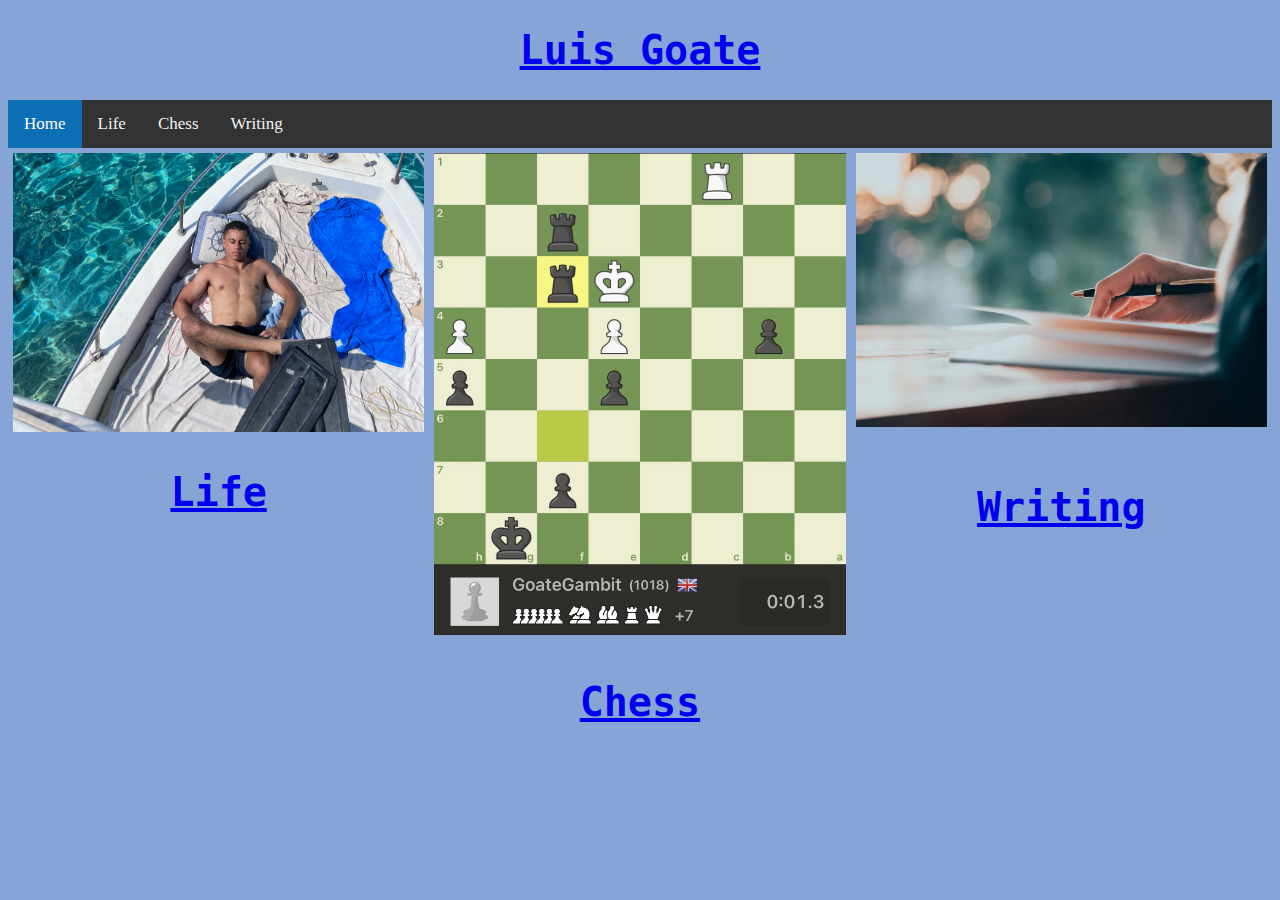
<file: index.html>
<!DOCTYPE html>

<html>
    <link rel="stylesheet" href="index.css"/>
<head>
    <h1><a href="./index.html">Luis Goate</a></h1>
</head>

<div class="topnav">
  <a class="active" href="./index.html">Home</a>
  <a href="./life.html">Life</a>
  <a href="./chess.html">Chess</a>
  <a href="./writing.html">Writing</a>
</div>

<body>
    <div class="rowindex">
        <div class="columnindex">
          <a href='https://louigee.github.io/./life.html'><img src="Images/Background.jpeg" class ="image1" alt="Boy on Boat" style="width:100%"/></a>
          <h2><a href='https://louigee.github.io/./life.html'>Life</a> </h2>
        </div>
        <div class="columnindex">
          <a href='https://louigee.github.io/./chess.html'><img src="Images/Chess.jpeg" class = "image2" alt="Chess" style="width:100%"/></a>
          <h3><a href='https://louigee.github.io/./chess.html'>Chess</a> </h3>
        </div>
        <div class="columnindex">
          <a href='https://louigee.github.io/./writing.html'><img src="Images/Writing.png" class = "image3" alt="Writing" style="width:100%"/></a>
          <h4><a href='https://louigee.github.io/./writing.html'>Writing</a> </h4>
        </div>
      </div>   
</body>

</html>
</file>
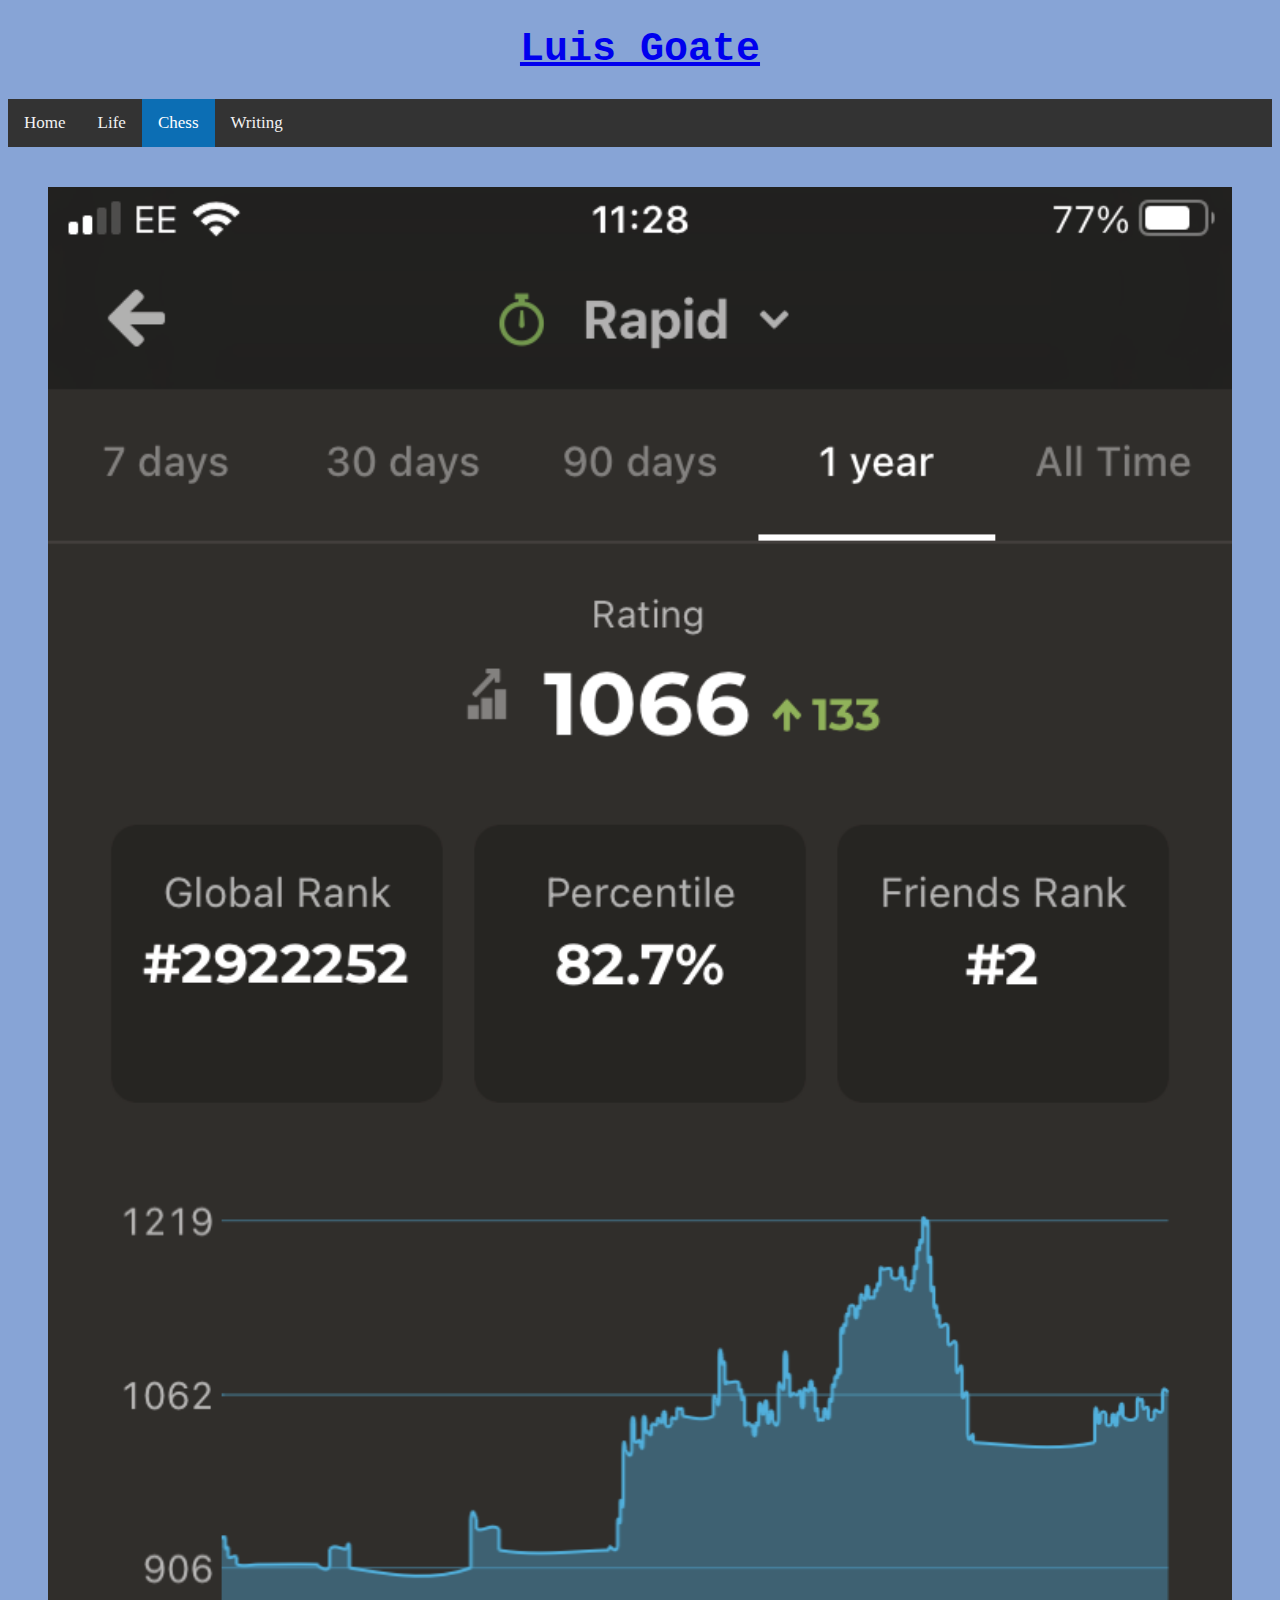
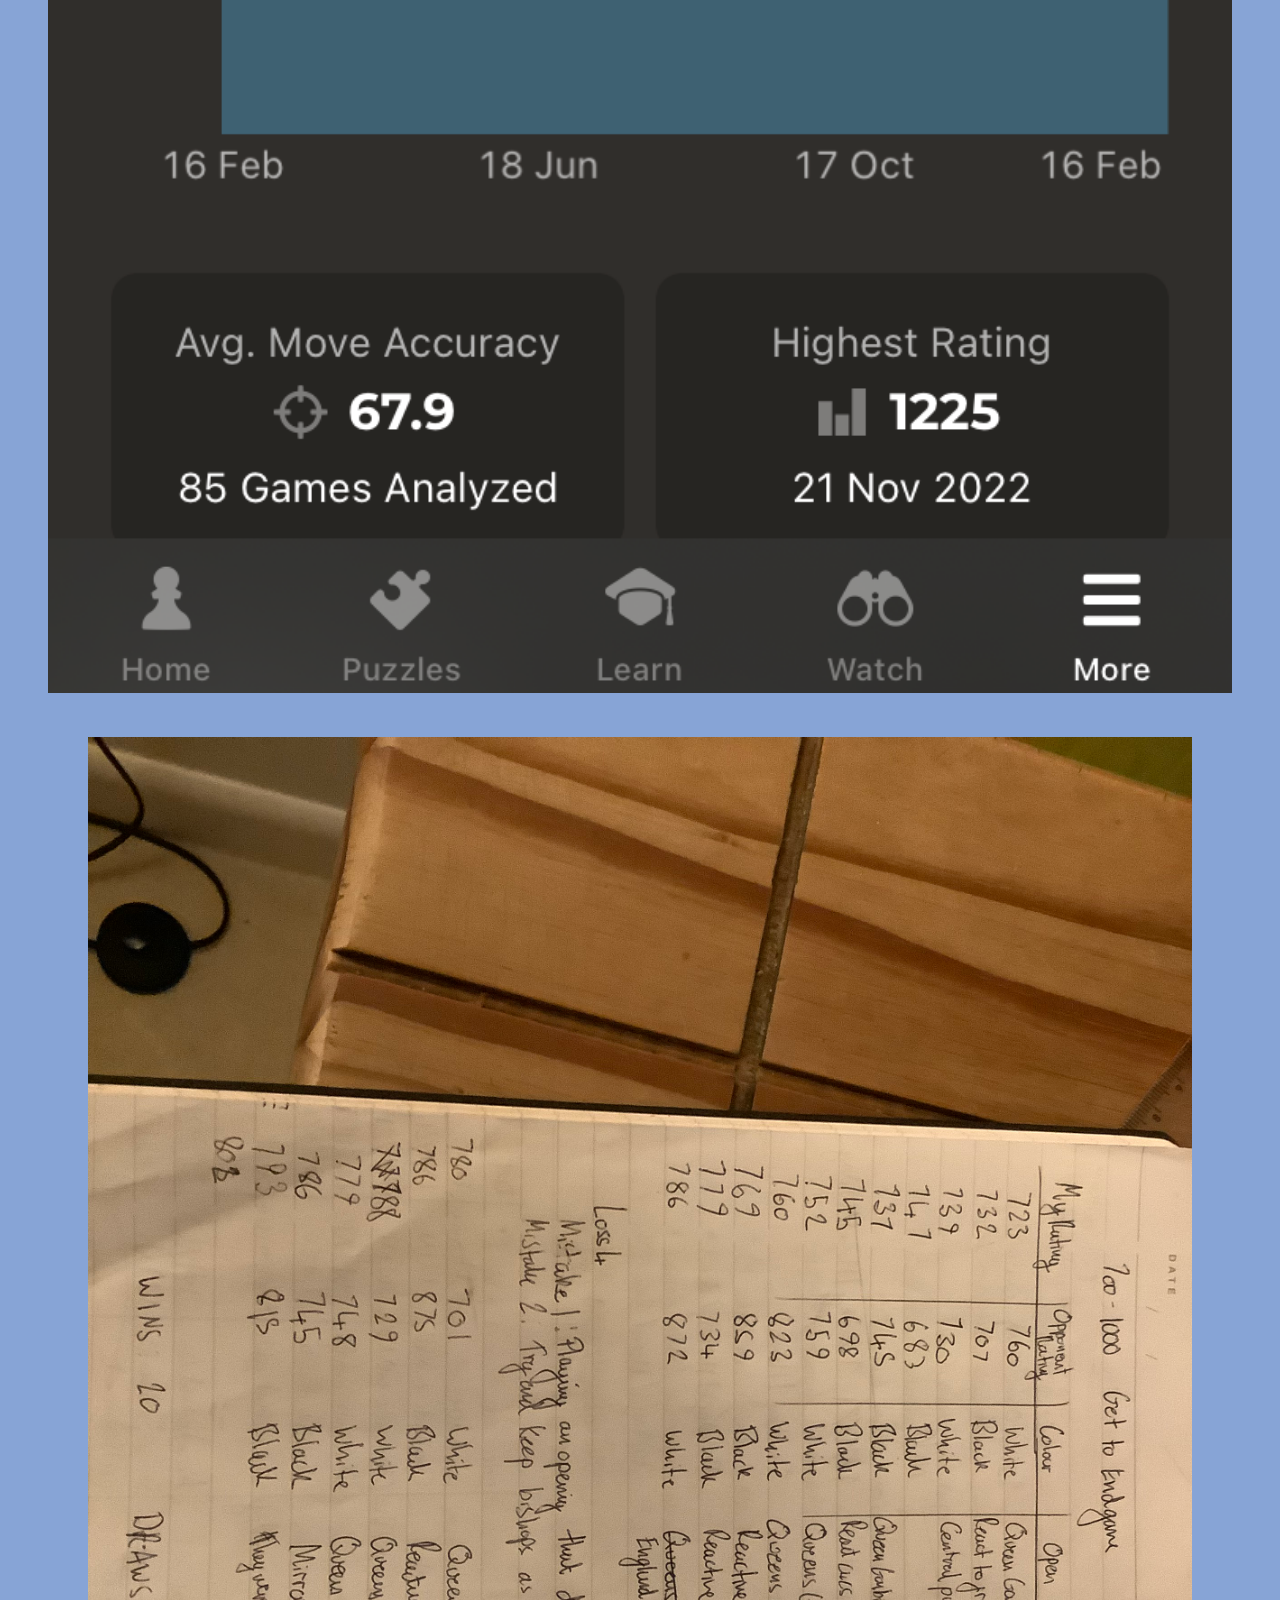
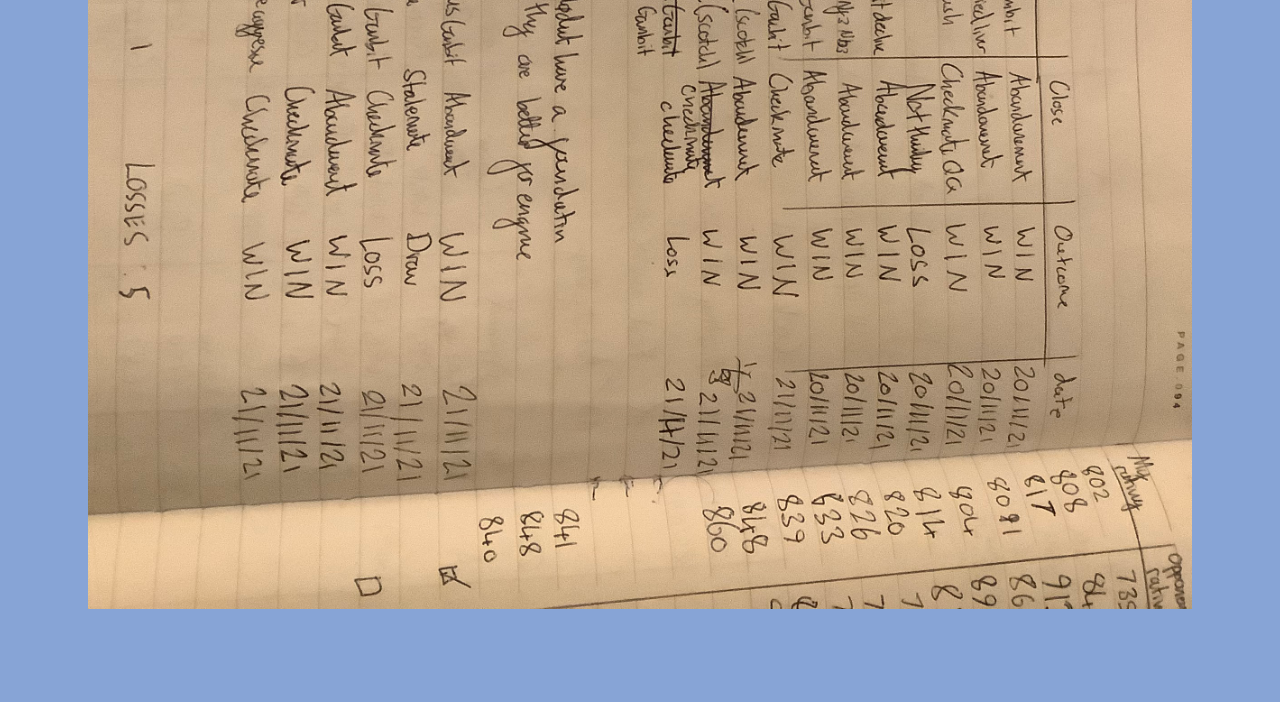
<file: chess.html>
<!DOCTYPE html>
<html>
    <link rel="stylesheet" href="chess.css"/>   
<head>
    <h1><a href="./index.html">Luis Goate</a></h1>
</head>

<div class="topnav">
  <a href="./index.html">Home</a>
  <a href="./life.html">Life</a>
  <a class="active" href="./chess.html">Chess</a>
  <a href="./writing.html">Writing</a>
</div>

<body>
    <div class="Chess2">
        <img src="Images/Chess2.PNG"  alt="Chess Progress" style="width:100%"/>
    <div class="Chess3">
        <img src="Images/Chess3.jpeg"  alt="Chess Progress" style="width:100%"/>
</body>

</html>
</file>
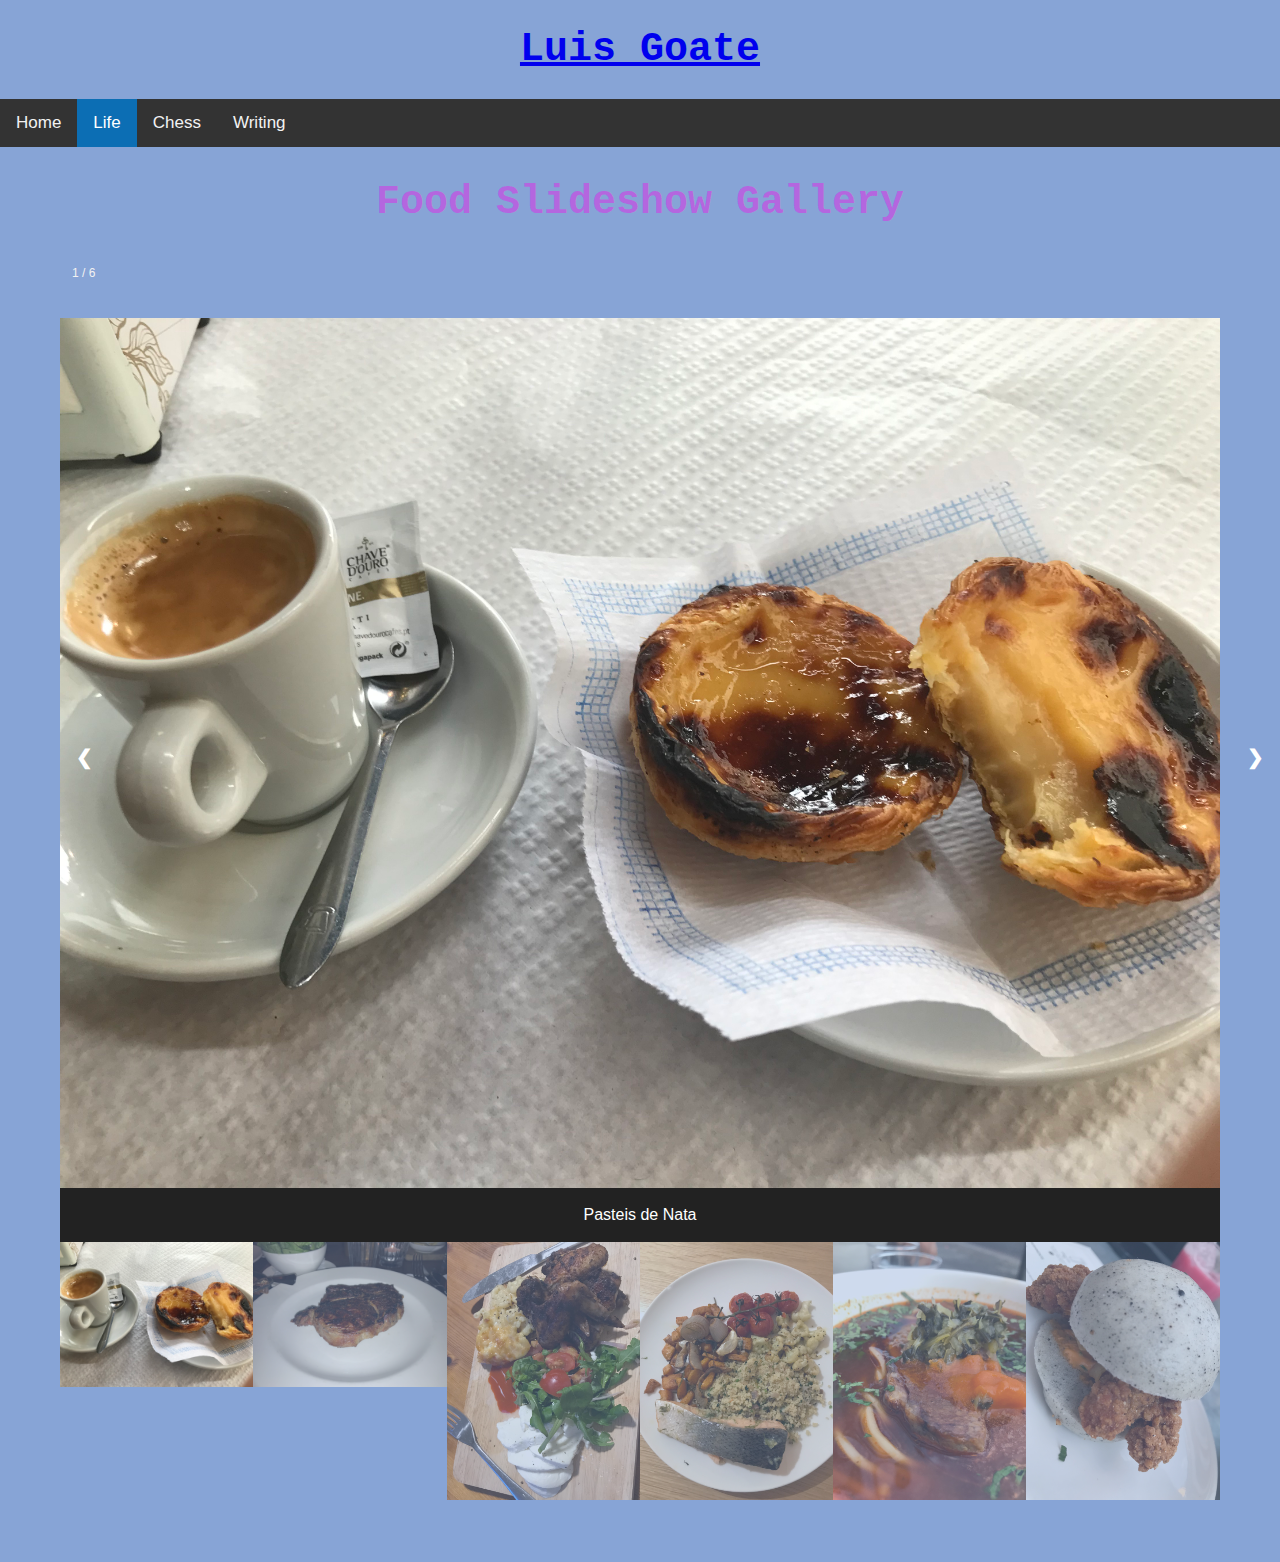
<file: life.html>
<!DOCTYPE html>
<html>
    <link rel="stylesheet" href="life.css"/>
<head>
    <h1><a href="./index.html">Luis Goate</a></h1>
</head>

<div class="topnav">
  <a href="./index.html">Home</a>
  <a class="active" href="./life.html">Life</a>
  <a href="./chess.html">Chess</a>
  <a href="./writing.html">Writing</a>
</div>
  
  <style>
    body {
      font-family: Arial;
      margin: 0;
    }
    
    * {
      box-sizing: border-box;
    }
    
    img {
      vertical-align: middle;
    }
    
    /* Position the image container (needed to position the left and right arrows) */
    .container {
      position: relative;
      padding: 60px;
    }
    
    /* Hide the images by default */
    .mySlides {
      display: none;
    }
    
    /* Add a pointer when hovering over the thumbnail images */
    .cursor {
      cursor: pointer;
    }
    
    /* Next & previous buttons */
    .prev,
    .next {
      cursor: pointer;
      position: absolute;
      top: 40%;
      width: auto;
      padding: 16px;
      margin-top: -50px;
      color: white;
      font-weight: bold;
      font-size: 20px;
      border-radius: 0 3px 3px 0;
      user-select: none;
      -webkit-user-select: none;
    }
    
    /* Position the "next button" to the right */
    .next {
      right: 0;
      border-radius: 3px 0 0 3px;
    }
    
    /* On hover, add a black background color with a little bit see-through */
    .prev:hover,
    .next:hover {
      background-color: rgba(0, 0, 0, 0.8);
    }
    
    /* Number text (1/3 etc) */
    .numbertext {
      color: #f2f2f2;
      font-size: 12px;
      padding: 8px 12px;
      position: absolute;
      top: 0;
    }
    
    /* Container for image text */
    .caption-container {
      text-align: center;
      background-color: #222;
      padding: 2px 16px;
      color: white;
    }
    
    .row:after {
      content: "";
      display: table;
      clear: both;
    }
    
    /* Six columns side by side */
    .column {
      float: left;
      width: 16.66%;
    }
    
    /* Add a transparency effect for thumnbail images */
    .demo {
      opacity: 0.6;
    }
    
    .active,
    .demo:hover {
      opacity: 1;
    }
    </style>
    
    <body>

    <h2 style="text-align:center">Food Slideshow Gallery</h2>
    <div class="container">
        <div class="mySlides">
            <div class="numbertext">1 / 6</div>
            <img src="Images/Pasteis.jpeg" style="width:100%">
        </div>
        
        <div class="mySlides">
            <div class="numbertext">2 / 6</div>
            <img src="Images/Ribeye.jpeg" style="width:100%">
        </div>
        
        <div class="mySlides">
            <div class="numbertext">3 / 6</div>
            <img src="Images/Macoroni.jpeg" style="width:100%">
        </div>
        
        <div class="mySlides">
            <div class="numbertext">4 / 6</div>
            <img src="Images/Salmon.jpeg" style="width:100%">
        </div>
        
        <div class="mySlides">
            <div class="numbertext">5 / 6</div>
            <img src="Images/Broth.jpeg" style="width:100%">
        </div>
        
        <div class="mySlides">
            <div class="numbertext">6 / 6</div>
            <img src="Images/Bao.jpeg" style="width:100%">
        </div>
        
            
        <a class="prev" onclick="plusSlides(-1)">❮</a>
        <a class="next" onclick="plusSlides(1)">❯</a>
        
        <div class="caption-container">
            <p id="caption"></p>
        </div>
        
        <div class="row">
            <div class="column">
            <img class="demo cursor" src="Images/Pasteis.jpeg" style="width:100%" onclick="currentSlide(1)" alt="Pasteis de Nata">
            </div>
            <div class="column">
            <img class="demo cursor" src="Images/Ribeye.jpeg" style="width:100%" onclick="currentSlide(2)" alt="Ribeye Steak">
            </div>
            <div class="column">
            <img class="demo cursor" src="Images/Macoroni.jpeg" style="width:100%" onclick="currentSlide(3)" alt="Macoroni and Chicken Wings">
            </div>
            <div class="column">
            <img class="demo cursor" src="Images/Salmon.jpeg" style="width:100%" onclick="currentSlide(4)" alt="Salmon, Roadt Veg, Cous Cous & Roasted Cauliflour"">
            </div>
            <div class="column">
            <img class="demo cursor" src="Images/Broth.jpeg" style="width:100%" onclick="currentSlide(5)" alt="Ramen">
            </div>
            <div class="column">
            <img class="demo cursor" src="Images/Bao.jpeg" style="width:100%" onclick="currentSlide(6)" alt="Bao Bun">
            </div>
        </div>
    </div>
    
        
        <script>
        let slideIndex = 1;
        showSlides(slideIndex);
        
        function plusSlides(n) {
        showSlides(slideIndex += n);
        }
        
        function currentSlide(n) {
        showSlides(slideIndex = n);
        }
        
        function showSlides(n) {
        let i;
        let slides = document.getElementsByClassName("mySlides");
        let dots = document.getElementsByClassName("demo");
        let captionText = document.getElementById("caption");
        if (n > slides.length) {slideIndex = 1}
        if (n < 1) {slideIndex = slides.length}
        for (i = 0; i < slides.length; i++) {
            slides[i].style.display = "none";
        }
        for (i = 0; i < dots.length; i++) {
            dots[i].className = dots[i].className.replace(" active", "");
        }
        slides[slideIndex-1].style.display = "block";
        dots[slideIndex-1].className += " active";
        captionText.innerHTML = dots[slideIndex-1].alt;
        }
        </script>
            
        </body>
        </html>
</file>
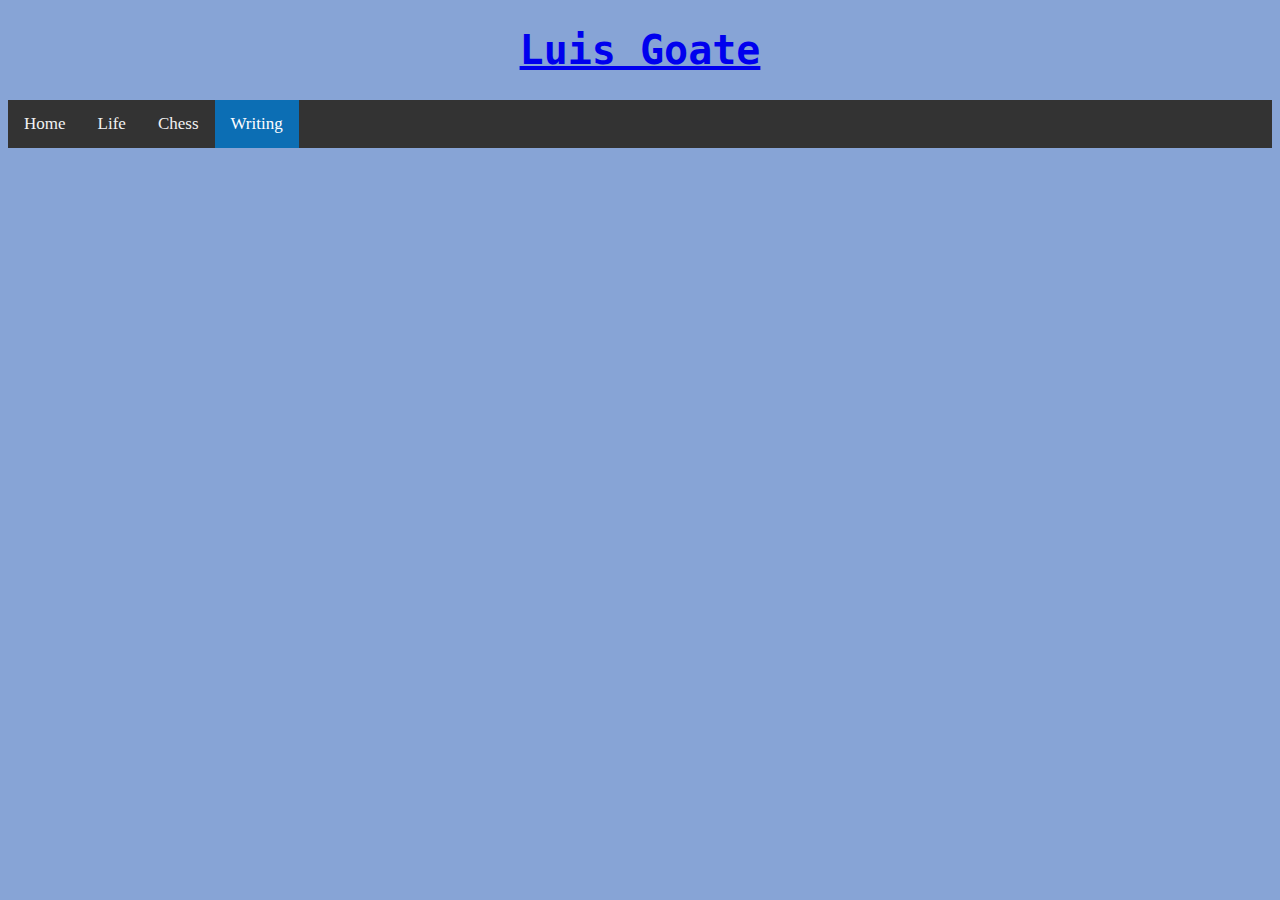
<file: writing.html>
<!DOCTYPE html>
<html>
    <link rel="stylesheet" href="writing.css"/>
<head>
    <h1><a href="./index.html">Luis Goate</a></h1>
</head>

<div class="topnav">
  <a href="./index.html">Home</a>
  <a href="./life.html">Life</a>
  <a href="./chess.html">Chess</a>
  <a class="active" href="./writing.html">Writing</a>
</div>

<body>
    
</body>

</html>
</file>
<file: index.css>
/*--------------------------------All-----------------------------*/

/* Headers */

    h1, h2, h3, h4
    {
    color :  rgba(255, 0, 238, 0.39); 
    font-family:"Monaco" ,"Lucida Console", monospace;
    font-size: 40px;
    text-align: center;
    }

/* Add a black background color to the top navigation*/ 
    .topnav 
    {
    background-color: #333;
    overflow: hidden;
    }
  
/* Style the links inside the navigation bar */
    .topnav a 
    {
    float: left;
    color: #f2f2f2;
    text-align: center;
    padding: 14px 16px;
    text-decoration: none;
    font-size: 17px;
    }
  
  /* Change the color of links on hover */ 
    .topnav a:hover 
    {
    background-color: #ddd;
    color: black;
    }
  
  /* Add a color to the active/current link */
    .topnav a.active 
    {
    background-color: #0c6eb4;
    color: white;
    }

  /* Background Colour */
    body 
    { 
    background-color: #83a1d5f6;
    }
 /*-------------------------------Index-------------------------------*/
 
 /* Picture Display */

    * 
    {
      box-sizing: border-box;
    }
        
    .columnindex 
    {
    float: left;
    width: 33.33%;
    padding: 5px;
    }
        
/* Clearfix (clear floats) */
        .rowindex::after 
        {
          content: "";
          clear: both;
          display: table;
        }

/*Make the images shake */
    
    .image1:hover, .image2:hover, .image3:hover 
    {
        /* Start the shake animation and make the animation last for 0.5 seconds */
        animation: shake 0.5s;
      
        /* When the animation is finished, start again */
        animation-iteration-count: infinite;
    }
      
      @keyframes shake 
      {
        0% { transform: translate(1px, 1px) rotate(0deg); }
        10% { transform: translate(-1px, -2px) rotate(-1deg); }
        20% { transform: translate(-3px, 0px) rotate(1deg); }
        30% { transform: translate(3px, 2px) rotate(0deg); }
        40% { transform: translate(1px, -1px) rotate(1deg); }
        50% { transform: translate(-1px, 2px) rotate(-1deg); }
        60% { transform: translate(-3px, 1px) rotate(0deg); }
        70% { transform: translate(3px, 1px) rotate(-1deg); }
        80% { transform: translate(-1px, -1px) rotate(1deg); }
        90% { transform: translate(1px, 2px) rotate(0deg); }
        100% { transform: translate(1px, -2px) rotate(-1deg); }
      }
</file>
<file: chess.css>
/*--------------------------------All-----------------------------*/

/* Headers */

h1, h2, h3, h4
{
color :  rgba(255, 0, 238, 0.39); 
font-family:"Monaco" ,"Lucida Console", monospace;
font-size: 40px;
text-align: center;
}

/* Add a black background color to the top navigation*/ 
.topnav 
{
background-color: #333;
overflow: hidden;
}

/* Style the links inside the navigation bar */
.topnav a 
{
float: left;
color: #f2f2f2;
text-align: center;
padding: 14px 16px;
text-decoration: none;
font-size: 17px;
}

/* Change the color of links on hover */ 
.topnav a:hover 
{
background-color: #ddd;
color: black;
}

/* Add a color to the active/current link */
.topnav a.active 
{
background-color: #0c6eb4;
color: white;
}

/* Background Colour */
body 
{ 
background-color: #83a1d5f6;
}

/* Chess image formatting */

.Chess2, .Chess3 {
    padding:40px
}
</file>
<file: life.css>
/*--------------------------------All-----------------------------*/

/* Headers */

h1, h2, h3, h4
{
color :  rgba(255, 0, 238, 0.39); 
font-family:"Monaco" ,"Lucida Console", monospace;
font-size: 40px;
text-align: center;
}

/* Add a black background color to the top navigation*/ 
.topnav 
{
background-color: #333;
overflow: hidden;
}

/* Style the links inside the navigation bar */
.topnav a 
{
float: left;
color: #f2f2f2;
text-align: center;
padding: 14px 16px;
text-decoration: none;
font-size: 17px;
}

/* Change the color of links on hover */ 
.topnav a:hover 
{
background-color: #ddd;
color: black;
}

/* Add a color to the active/current link */
.topnav a.active 
{
background-color: #0c6eb4;
color: white;
}

/* Background Colour */
body 
{ 
background-color: #83a1d5f6;
}

/*-----------------------------Life----------------------------*/

/* Style food paragraph*/
h5 {
    color :  rgba(255, 0, 238, 0.39); 
    font-family:"Monaco" ,"Lucida Console", monospace;
}

.food {
background-color: rgb(96, 106, 200);
padding: 20px;
}
</file>
<file: writing.css>
/*--------------------------------All-----------------------------*/

/* Headers */

h1, h2, h3, h4
{
color :  rgba(255, 0, 238, 0.39); 
font-family:"Monaco" ,"Lucida Console", monospace;
font-size: 40px;
text-align: center;
}

/* Add a black background color to the top navigation*/ 
.topnav 
{
background-color: #333;
overflow: hidden;
}

/* Style the links inside the navigation bar */
.topnav a 
{
float: left;
color: #f2f2f2;
text-align: center;
padding: 14px 16px;
text-decoration: none;
font-size: 17px;
}

/* Change the color of links on hover */ 
.topnav a:hover 
{
background-color: #ddd;
color: black;
}

/* Add a color to the active/current link */
.topnav a.active 
{
background-color: #0c6eb4;
color: white;
}

/* Background Colour */
body 
{ 
background-color: #83a1d5f6;
}
</file>
